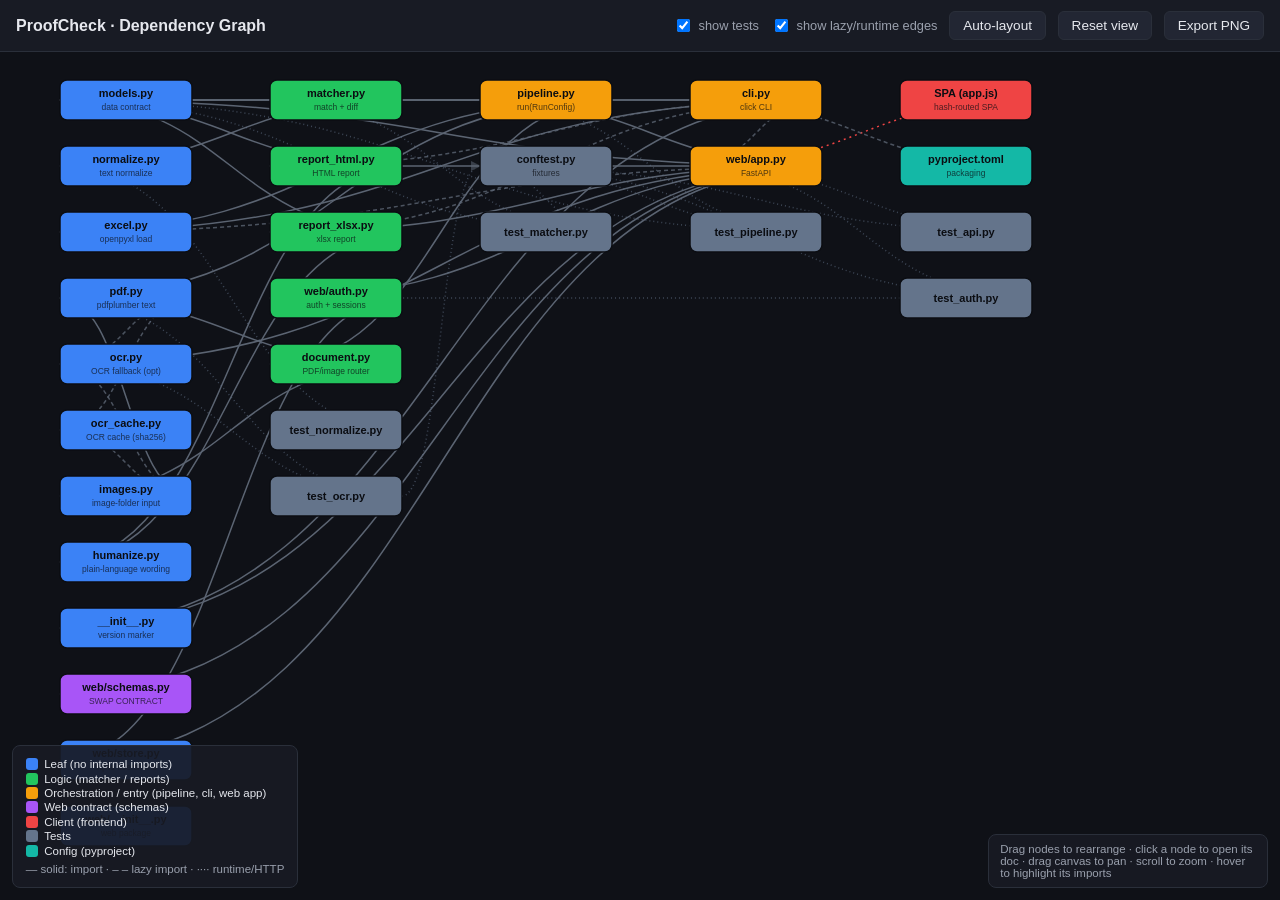
<file: proofcheckdocumentation/dependency-graph.html>
<!doctype html>
<html lang="en">
<head>
<meta charset="utf-8">
<meta name="viewport" content="width=device-width, initial-scale=1">
<title>ProofCheck — Dependency Graph</title>
<!--
  Interactive, editable dependency graph for the ProofCheck codebase.
  100% self-contained: inline CSS + vanilla JS, no CDNs, works offline (matches the
  project's own constraints). Features: drag-to-rearrange nodes, clickable nodes that
  open each file's _EXPLAINED.md doc, edge arrows for imports, layer auto-layout,
  test-node toggle, and "Export PNG".
-->
<style>
  :root {
    --bg:#0f1117; --panel:#181b24; --ink:#e6e8ee; --muted:#9aa0ad; --border:#2a2f3a;
    --leaf:#3b82f6; --logic:#22c55e; --entry:#f59e0b; --client:#ef4444; --schema:#a855f7;
    --test:#64748b; --config:#14b8a6; --edge:#5b6472; --edge-runtime:#ef4444;
  }
  * { box-sizing:border-box; }
  html,body { margin:0; height:100%; background:var(--bg); color:var(--ink);
    font-family:-apple-system,Segoe UI,Roboto,sans-serif; overflow:hidden; }
  #toolbar { position:fixed; top:0; left:0; right:0; height:52px; background:var(--panel);
    border-bottom:1px solid var(--border); display:flex; align-items:center; gap:.75rem;
    padding:0 1rem; z-index:10; }
  #toolbar h1 { font-size:1rem; margin:0; font-weight:700; }
  #toolbar .sp { flex:1; }
  button { background:#222633; color:var(--ink); border:1px solid var(--border);
    border-radius:6px; padding:.4rem .8rem; font-size:.85rem; cursor:pointer; }
  button:hover { background:#2c3142; }
  label.toggle { font-size:.8rem; color:var(--muted); display:flex; align-items:center; gap:.35rem; cursor:pointer; }
  #legend { position:fixed; bottom:12px; left:12px; background:rgba(24,27,36,.92);
    border:1px solid var(--border); border-radius:8px; padding:.6rem .8rem; font-size:.72rem; z-index:10; }
  #legend div { display:flex; align-items:center; gap:.4rem; margin:.15rem 0; }
  #legend .sw { width:12px; height:12px; border-radius:3px; display:inline-block; }
  #hint { position:fixed; bottom:12px; right:12px; color:var(--muted); font-size:.72rem;
    background:rgba(24,27,36,.92); border:1px solid var(--border); border-radius:8px; padding:.5rem .7rem; z-index:10; max-width:280px; }
  svg { width:100vw; height:100vh; display:block; cursor:grab; }
  svg.panning { cursor:grabbing; }
  .node rect { stroke-width:1.5; cursor:pointer; transition:filter .1s; }
  .node:hover rect { filter:brightness(1.25); }
  .node text { fill:#0b0d12; font-size:11px; font-weight:600; pointer-events:none; }
  .node text.sub { fill:#0b0d12; font-size:8.5px; font-weight:400; opacity:.7; }
  .edge { fill:none; stroke:var(--edge); stroke-width:1.5; marker-end:url(#arrow); }
  .edge.lazy { stroke-dasharray:4 3; opacity:.8; }
  .edge.runtime { stroke:var(--edge-runtime); stroke-dasharray:2 4; marker-end:url(#arrow-r); }
  .edge.test { stroke:var(--test); stroke-dasharray:1 3; opacity:.55; }
  .edge.highlight { stroke:#fff; stroke-width:2.5; opacity:1; }
</style>
</head>
<body>
<div id="toolbar">
  <h1>ProofCheck · Dependency Graph</h1>
  <span class="sp"></span>
  <label class="toggle"><input type="checkbox" id="showTests" checked> show tests</label>
  <label class="toggle"><input type="checkbox" id="showLazy" checked> show lazy/runtime edges</label>
  <button id="relayout">Auto-layout</button>
  <button id="reset">Reset view</button>
  <button id="export">Export PNG</button>
</div>

<svg id="svg">
  <defs>
    <marker id="arrow" viewBox="0 0 10 10" refX="9" refY="5" markerWidth="7" markerHeight="7" orient="auto-start-reverse">
      <path d="M0,0 L10,5 L0,10 z" fill="#5b6472"></path>
    </marker>
    <marker id="arrow-r" viewBox="0 0 10 10" refX="9" refY="5" markerWidth="7" markerHeight="7" orient="auto-start-reverse">
      <path d="M0,0 L10,5 L0,10 z" fill="#ef4444"></path>
    </marker>
  </defs>
  <g id="viewport">
    <g id="edges"></g>
    <g id="nodes"></g>
  </g>
</svg>

<div id="legend">
  <div><span class="sw" style="background:var(--leaf)"></span> Leaf (no internal imports)</div>
  <div><span class="sw" style="background:var(--logic)"></span> Logic (matcher / reports)</div>
  <div><span class="sw" style="background:var(--entry)"></span> Orchestration / entry (pipeline, cli, web app)</div>
  <div><span class="sw" style="background:var(--schema)"></span> Web contract (schemas)</div>
  <div><span class="sw" style="background:var(--client)"></span> Client (frontend)</div>
  <div><span class="sw" style="background:var(--test)"></span> Tests</div>
  <div><span class="sw" style="background:var(--config)"></span> Config (pyproject)</div>
  <div style="margin-top:.4rem;color:var(--muted)">— solid: import · – – lazy import · ···· runtime/HTTP</div>
</div>
<div id="hint">Drag nodes to rearrange · click a node to open its doc · drag canvas to pan · scroll to zoom · hover to highlight its imports</div>

<script>
"use strict";
// ---- Graph data (kind drives color & default layer/column) ------------------
// docs are relative to this file (repo root).
const NODES = [
  // Leaf layer (col 0)
  { id:"models.py",        doc:"docs/models_EXPLAINED.md",            kind:"leaf",   col:0, label:"models.py",        sub:"data contract" },
  { id:"normalize.py",     doc:"docs/normalize_EXPLAINED.md",         kind:"leaf",   col:0, label:"normalize.py",     sub:"text normalize" },
  { id:"excel.py",         doc:"docs/excel_EXPLAINED.md",             kind:"leaf",   col:0, label:"excel.py",         sub:"openpyxl load" },
  { id:"pdf.py",           doc:"docs/pdf_EXPLAINED.md",               kind:"leaf",   col:0, label:"pdf.py",           sub:"pdfplumber text" },
  { id:"ocr.py",           doc:"docs/ocr_EXPLAINED.md",               kind:"leaf",   col:0, label:"ocr.py",           sub:"OCR fallback (opt)" },
  { id:"ocr_cache.py",     doc:"docs/ocr_cache_EXPLAINED.md",         kind:"leaf",   col:0, label:"ocr_cache.py",     sub:"OCR cache (sha256)" },
  { id:"images.py",        doc:"docs/images_EXPLAINED.md",            kind:"leaf",   col:0, label:"images.py",        sub:"image-folder input" },
  { id:"humanize.py",      doc:"docs/humanize_EXPLAINED.md",          kind:"leaf",   col:0, label:"humanize.py",      sub:"plain-language wording" },
  { id:"__init__.py",      doc:"docs/proofcheck_init_EXPLAINED.md",   kind:"leaf",   col:0, label:"__init__.py",      sub:"version marker" },
  { id:"web/schemas.py",   doc:"docs/web_schemas_EXPLAINED.md",       kind:"schema", col:0, label:"web/schemas.py",   sub:"SWAP CONTRACT" },
  { id:"web/store.py",     doc:"docs/web_store_EXPLAINED.md",         kind:"leaf",   col:0, label:"web/store.py",     sub:"sqlite users/runs" },
  { id:"web/__init__.py",  doc:"docs/web_init_EXPLAINED.md",          kind:"leaf",   col:0, label:"web/__init__.py",  sub:"web package" },
  // Logic layer (col 1)
  { id:"matcher.py",       doc:"docs/matcher_EXPLAINED.md",           kind:"logic",  col:1, label:"matcher.py",       sub:"match + diff" },
  { id:"report_html.py",   doc:"docs/report_html_EXPLAINED.md",       kind:"logic",  col:1, label:"report_html.py",   sub:"HTML report" },
  { id:"report_xlsx.py",   doc:"docs/report_xlsx_EXPLAINED.md",       kind:"logic",  col:1, label:"report_xlsx.py",   sub:"xlsx report" },
  { id:"web/auth.py",      doc:"docs/web_auth_EXPLAINED.md",          kind:"logic",  col:1, label:"web/auth.py",      sub:"auth + sessions" },
  { id:"document.py",      doc:"docs/document_EXPLAINED.md",          kind:"logic",  col:1, label:"document.py",      sub:"PDF/image router" },
  // Orchestration (col 2)
  { id:"pipeline.py",      doc:"docs/pipeline_EXPLAINED.md",          kind:"entry",  col:2, label:"pipeline.py",      sub:"run(RunConfig)" },
  // Entry points (col 3)
  { id:"cli.py",           doc:"docs/cli_EXPLAINED.md",               kind:"entry",  col:3, label:"cli.py",           sub:"click CLI" },
  { id:"web/app.py",       doc:"docs/web_app_EXPLAINED.md",           kind:"entry",  col:3, label:"web/app.py",       sub:"FastAPI" },
  // Clients (col 4)
  { id:"web/static/index.html", doc:"docs/web_index_html_EXPLAINED.md", kind:"client", col:4, label:"SPA (app.js)", sub:"hash-routed SPA" },
  // Config
  { id:"pyproject.toml",   doc:"docs/pyproject_EXPLAINED.md",         kind:"config", col:4, label:"pyproject.toml",   sub:"packaging" },
  // Tests (col 3/4, toggled)
  { id:"tests/conftest.py",      doc:"docs/tests_conftest_EXPLAINED.md",       kind:"test", col:2, label:"conftest.py",       sub:"fixtures", test:true },
  { id:"tests/test_normalize.py",doc:"docs/tests_test_normalize_EXPLAINED.md", kind:"test", col:1, label:"test_normalize.py", sub:"", test:true },
  { id:"tests/test_matcher.py",  doc:"docs/tests_test_matcher_EXPLAINED.md",   kind:"test", col:2, label:"test_matcher.py",   sub:"", test:true },
  { id:"tests/test_pipeline.py", doc:"docs/tests_test_pipeline_EXPLAINED.md",  kind:"test", col:3, label:"test_pipeline.py",  sub:"", test:true },
  { id:"tests/test_api.py",      doc:"docs/tests_test_api_EXPLAINED.md",       kind:"test", col:4, label:"test_api.py",       sub:"", test:true },
  { id:"tests/test_ocr.py",      doc:"",                                       kind:"test", col:1, label:"test_ocr.py",       sub:"", test:true },
  { id:"tests/test_auth.py",     doc:"",                                       kind:"test", col:4, label:"test_auth.py",      sub:"", test:true },
];

// edge kinds: "import" (solid), "lazy" (dashed), "runtime" (red dotted), "test" (faint)
const EDGES = [
  { from:"matcher.py",     to:"models.py" },
  { from:"matcher.py",     to:"normalize.py" },
  { from:"report_html.py", to:"models.py" },
  { from:"report_xlsx.py", to:"models.py" },
  { from:"pipeline.py",    to:"excel.py" },
  { from:"pipeline.py",    to:"pdf.py" },
  { from:"pipeline.py",    to:"matcher.py" },
  { from:"pipeline.py",    to:"models.py" },
  { from:"pdf.py",         to:"ocr.py", kind:"lazy" },            // OCR fallback imported inside _apply_ocr
  { from:"pdf.py",         to:"ocr_cache.py", kind:"lazy" },      // cache consulted inside _apply_ocr
  { from:"document.py",    to:"pdf.py" },
  { from:"document.py",    to:"images.py" },
  { from:"images.py",      to:"pdf.py" },                         // returns PdfText
  { from:"images.py",      to:"ocr.py", kind:"lazy" },            // OCRs each image
  { from:"images.py",      to:"ocr_cache.py", kind:"lazy" },
  { from:"pipeline.py",    to:"document.py" },
  { from:"report_html.py", to:"humanize.py" },
  { from:"report_xlsx.py", to:"humanize.py" },
  { from:"web/auth.py",    to:"web/store.py" },
  { from:"cli.py",         to:"pipeline.py" },
  { from:"cli.py",         to:"excel.py" },
  { from:"cli.py",         to:"models.py" },
  { from:"cli.py",         to:"__init__.py" },
  { from:"cli.py",         to:"report_html.py", kind:"lazy" },
  { from:"cli.py",         to:"report_xlsx.py", kind:"lazy" },
  { from:"cli.py",         to:"web/app.py",     kind:"lazy" },   // serve -> uvicorn import-string
  { from:"web/app.py",     to:"pipeline.py" },
  { from:"web/app.py",     to:"models.py" },
  { from:"web/app.py",     to:"report_html.py" },
  { from:"web/app.py",     to:"report_xlsx.py" },
  { from:"web/app.py",     to:"web/schemas.py" },
  { from:"web/app.py",     to:"web/auth.py" },
  { from:"web/app.py",     to:"web/store.py" },
  { from:"web/app.py",     to:"ocr.py" },                         // health reports ocr.available()
  { from:"web/app.py",     to:"__init__.py" },
  { from:"web/app.py",     to:"excel.py", kind:"lazy" },         // re-imported inside /api/inspect
  { from:"web/static/index.html", to:"web/app.py", kind:"runtime" }, // HTTP /api/*
  { from:"pyproject.toml", to:"cli.py", kind:"lazy" },           // console-script entry point
  // tests
  { from:"tests/test_normalize.py", to:"normalize.py", kind:"test" },
  { from:"tests/test_matcher.py",   to:"matcher.py",   kind:"test" },
  { from:"tests/test_matcher.py",   to:"models.py",    kind:"test" },
  { from:"tests/test_pipeline.py",  to:"pipeline.py",  kind:"test" },
  { from:"tests/test_pipeline.py",  to:"models.py",    kind:"test" },
  { from:"tests/test_api.py",       to:"web/app.py",   kind:"test" },
  { from:"tests/test_api.py",       to:"tests/conftest.py", kind:"test" },
  { from:"tests/test_ocr.py",       to:"ocr.py",       kind:"test" },
  { from:"tests/test_ocr.py",       to:"pdf.py",       kind:"test" },
  { from:"tests/test_ocr.py",       to:"tests/conftest.py", kind:"test" },
  { from:"tests/test_auth.py",      to:"web/app.py",   kind:"test" },
  { from:"tests/test_auth.py",      to:"web/auth.py",  kind:"test" },
  { from:"tests/test_auth.py",      to:"tests/conftest.py", kind:"test" },
  { from:"tests/test_matcher.py",   to:"tests/conftest.py", kind:"test" },
  { from:"tests/test_pipeline.py",  to:"tests/conftest.py", kind:"test" },
];

const KIND_COLOR = {
  leaf:"#3b82f6", logic:"#22c55e", entry:"#f59e0b", client:"#ef4444",
  schema:"#a855f7", test:"#64748b", config:"#14b8a6",
};

const NW = 132, NH = 40, COL_W = 210, ROW_H = 66;
const svg = document.getElementById("svg");
const gNodes = document.getElementById("nodes");
const gEdges = document.getElementById("edges");
const viewport = document.getElementById("viewport");
const byId = Object.fromEntries(NODES.map(n => [n.id, n]));

// ---- Layout: stack nodes within each column ---------------------------------
function autoLayout() {
  const showTests = document.getElementById("showTests").checked;
  const cols = {};
  NODES.forEach(n => {
    if (n.test && !showTests) return;
    (cols[n.col] = cols[n.col] || []).push(n);
  });
  Object.values(cols).forEach(list => {
    list.forEach((n, i) => {
      n.x = 60 + n.col * COL_W;
      n.y = 80 + i * ROW_H;
    });
  });
}

// ---- Rendering --------------------------------------------------------------
function edgePath(a, b) {
  const x1 = a.x + NW, y1 = a.y + NH / 2;     // exit right side of source
  const x2 = b.x,      y2 = b.y + NH / 2;     // enter left side of target
  const mx = (x1 + x2) / 2;
  return `M${x1},${y1} C${mx},${y1} ${mx},${y2} ${x2},${y2}`;
}

function render() {
  const showTests = document.getElementById("showTests").checked;
  const showLazy = document.getElementById("showLazy").checked;
  gEdges.innerHTML = "";
  gNodes.innerHTML = "";

  EDGES.forEach(e => {
    const a = byId[e.from], b = byId[e.to];
    if (!a || !b) return;
    if ((a.test || b.test) && !showTests) return;
    const isLazyish = e.kind === "lazy" || e.kind === "runtime";
    if (isLazyish && !showLazy) return;
    const p = document.createElementNS("http://www.w3.org/2000/svg", "path");
    p.setAttribute("d", edgePath(a, b));
    p.setAttribute("class", "edge " + (e.kind || "import"));
    p.dataset.from = e.from; p.dataset.to = e.to;
    gEdges.appendChild(p);
  });

  NODES.forEach(n => {
    if (n.test && !showTests) return;
    const g = document.createElementNS("http://www.w3.org/2000/svg", "g");
    g.setAttribute("class", "node");
    g.setAttribute("transform", `translate(${n.x},${n.y})`);
    g.dataset.id = n.id;

    const rect = document.createElementNS("http://www.w3.org/2000/svg", "rect");
    rect.setAttribute("width", NW); rect.setAttribute("height", NH);
    rect.setAttribute("rx", 7);
    rect.setAttribute("fill", KIND_COLOR[n.kind] || "#888");
    rect.setAttribute("stroke", "#0b0d12");
    g.appendChild(rect);

    const t1 = document.createElementNS("http://www.w3.org/2000/svg", "text");
    t1.setAttribute("x", NW / 2); t1.setAttribute("y", n.sub ? 17 : 24);
    t1.setAttribute("text-anchor", "middle"); t1.textContent = n.label;
    g.appendChild(t1);

    if (n.sub) {
      const t2 = document.createElementNS("http://www.w3.org/2000/svg", "text");
      t2.setAttribute("class", "sub");
      t2.setAttribute("x", NW / 2); t2.setAttribute("y", 30);
      t2.setAttribute("text-anchor", "middle"); t2.textContent = n.sub;
      g.appendChild(t2);
    }
    gNodes.appendChild(g);
  });
}

function updateEdgePositions() {
  gEdges.querySelectorAll("path").forEach(p => {
    const a = byId[p.dataset.from], b = byId[p.dataset.to];
    if (a && b) p.setAttribute("d", edgePath(a, b));
  });
}

// ---- Node dragging + click-to-open ------------------------------------------
let dragNode = null, dragOffset = null, dragMoved = false;

gNodes.addEventListener("mousedown", (ev) => {
  const g = ev.target.closest(".node");
  if (!g) return;
  ev.stopPropagation();
  dragNode = byId[g.dataset.id];
  dragMoved = false;
  const pt = screenToSvg(ev.clientX, ev.clientY);
  dragOffset = { dx: pt.x - dragNode.x, dy: pt.y - dragNode.y };
});

window.addEventListener("mousemove", (ev) => {
  if (!dragNode) return;
  const pt = screenToSvg(ev.clientX, ev.clientY);
  dragNode.x = pt.x - dragOffset.dx;
  dragNode.y = pt.y - dragOffset.dy;
  dragMoved = true;
  const g = gNodes.querySelector(`.node[data-id="${cssEscape(dragNode.id)}"]`);
  if (g) g.setAttribute("transform", `translate(${dragNode.x},${dragNode.y})`);
  updateEdgePositions();
});

window.addEventListener("mouseup", () => {
  if (dragNode && !dragMoved) window.open(dragNode.doc, "_blank");
  dragNode = null;
});

// hover highlights outgoing import edges of a node
gNodes.addEventListener("mouseover", (ev) => {
  const g = ev.target.closest(".node"); if (!g) return;
  gEdges.querySelectorAll("path").forEach(p => {
    p.classList.toggle("highlight", p.dataset.from === g.dataset.id);
  });
});
gNodes.addEventListener("mouseout", () => {
  gEdges.querySelectorAll("path").forEach(p => p.classList.remove("highlight"));
});

function cssEscape(s) { return s.replace(/[^a-zA-Z0-9_-]/g, c => "\\" + c); }

// ---- Pan & zoom -------------------------------------------------------------
let view = { x: 0, y: 0, k: 1 };
let panning = false, panStart = null;

function applyView() {
  viewport.setAttribute("transform", `translate(${view.x},${view.y}) scale(${view.k})`);
}
function screenToSvg(cx, cy) {
  const r = svg.getBoundingClientRect();
  return { x: (cx - r.left - view.x) / view.k, y: (cy - r.top - view.y) / view.k };
}
svg.addEventListener("mousedown", (ev) => {
  if (ev.target.closest(".node")) return;
  panning = true; svg.classList.add("panning");
  panStart = { x: ev.clientX - view.x, y: ev.clientY - view.y };
});
window.addEventListener("mousemove", (ev) => {
  if (!panning) return;
  view.x = ev.clientX - panStart.x; view.y = ev.clientY - panStart.y; applyView();
});
window.addEventListener("mouseup", () => { panning = false; svg.classList.remove("panning"); });
svg.addEventListener("wheel", (ev) => {
  ev.preventDefault();
  const r = svg.getBoundingClientRect();
  const mx = ev.clientX - r.left, my = ev.clientY - r.top;
  const factor = ev.deltaY < 0 ? 1.1 : 1 / 1.1;
  const nk = Math.min(2.5, Math.max(0.3, view.k * factor));
  view.x = mx - (mx - view.x) * (nk / view.k);
  view.y = my - (my - view.y) * (nk / view.k);
  view.k = nk; applyView();
}, { passive: false });

// ---- Toolbar ----------------------------------------------------------------
document.getElementById("relayout").onclick = () => { autoLayout(); render(); };
document.getElementById("reset").onclick = () => { view = { x: 0, y: 0, k: 1 }; applyView(); };
document.getElementById("showTests").onchange = render;
document.getElementById("showLazy").onchange = render;

// ---- Export PNG (serialize SVG -> canvas -> download) -----------------------
document.getElementById("export").onclick = () => {
  const clone = svg.cloneNode(true);
  clone.removeAttribute("style");
  // Compute bounding box of current node positions for a tight export.
  const visible = NODES.filter(n => !(n.test && !document.getElementById("showTests").checked));
  const minX = Math.min(...visible.map(n => n.x)) - 40;
  const minY = Math.min(...visible.map(n => n.y)) - 40;
  const maxX = Math.max(...visible.map(n => n.x + NW)) + 40;
  const maxY = Math.max(...visible.map(n => n.y + NH)) + 40;
  const w = maxX - minX, h = maxY - minY;
  clone.querySelector("#viewport").setAttribute("transform", `translate(${-minX},${-minY}) scale(1)`);
  clone.setAttribute("width", w); clone.setAttribute("height", h);
  clone.setAttribute("viewBox", `0 0 ${w} ${h}`);
  // Inline a background rect so the PNG isn't transparent.
  const bg = document.createElementNS("http://www.w3.org/2000/svg", "rect");
  bg.setAttribute("x", 0); bg.setAttribute("y", 0);
  bg.setAttribute("width", w); bg.setAttribute("height", h); bg.setAttribute("fill", "#0f1117");
  clone.insertBefore(bg, clone.firstChild.nextSibling);
  // Inline styles needed for the rasterized copy (external <style> isn't applied in img).
  const style = document.createElementNS("http://www.w3.org/2000/svg", "style");
  style.textContent = `
    .node text{fill:#0b0d12;font:600 11px sans-serif;} .node text.sub{font:400 8.5px sans-serif;opacity:.7;}
    .edge{fill:none;stroke:#5b6472;stroke-width:1.5;} .edge.lazy{stroke-dasharray:4 3;}
    .edge.runtime{stroke:#ef4444;stroke-dasharray:2 4;} .edge.test{stroke:#64748b;stroke-dasharray:1 3;opacity:.55;}`;
  clone.insertBefore(style, clone.firstChild);
  const xml = new XMLSerializer().serializeToString(clone);
  const svg64 = "data:image/svg+xml;base64," + btoa(unescape(encodeURIComponent(xml)));
  const img = new Image();
  img.onload = () => {
    const scale = 2; // 2x for crisp output
    const canvas = document.createElement("canvas");
    canvas.width = w * scale; canvas.height = h * scale;
    const ctx = canvas.getContext("2d");
    ctx.scale(scale, scale);
    ctx.drawImage(img, 0, 0);
    const a = document.createElement("a");
    a.download = "proofcheck-dependency-graph.png";
    a.href = canvas.toDataURL("image/png");
    a.click();
  };
  img.src = svg64;
};

// ---- Init -------------------------------------------------------------------
autoLayout();
render();
applyView();
</script>
</body>
</html>
</file>
